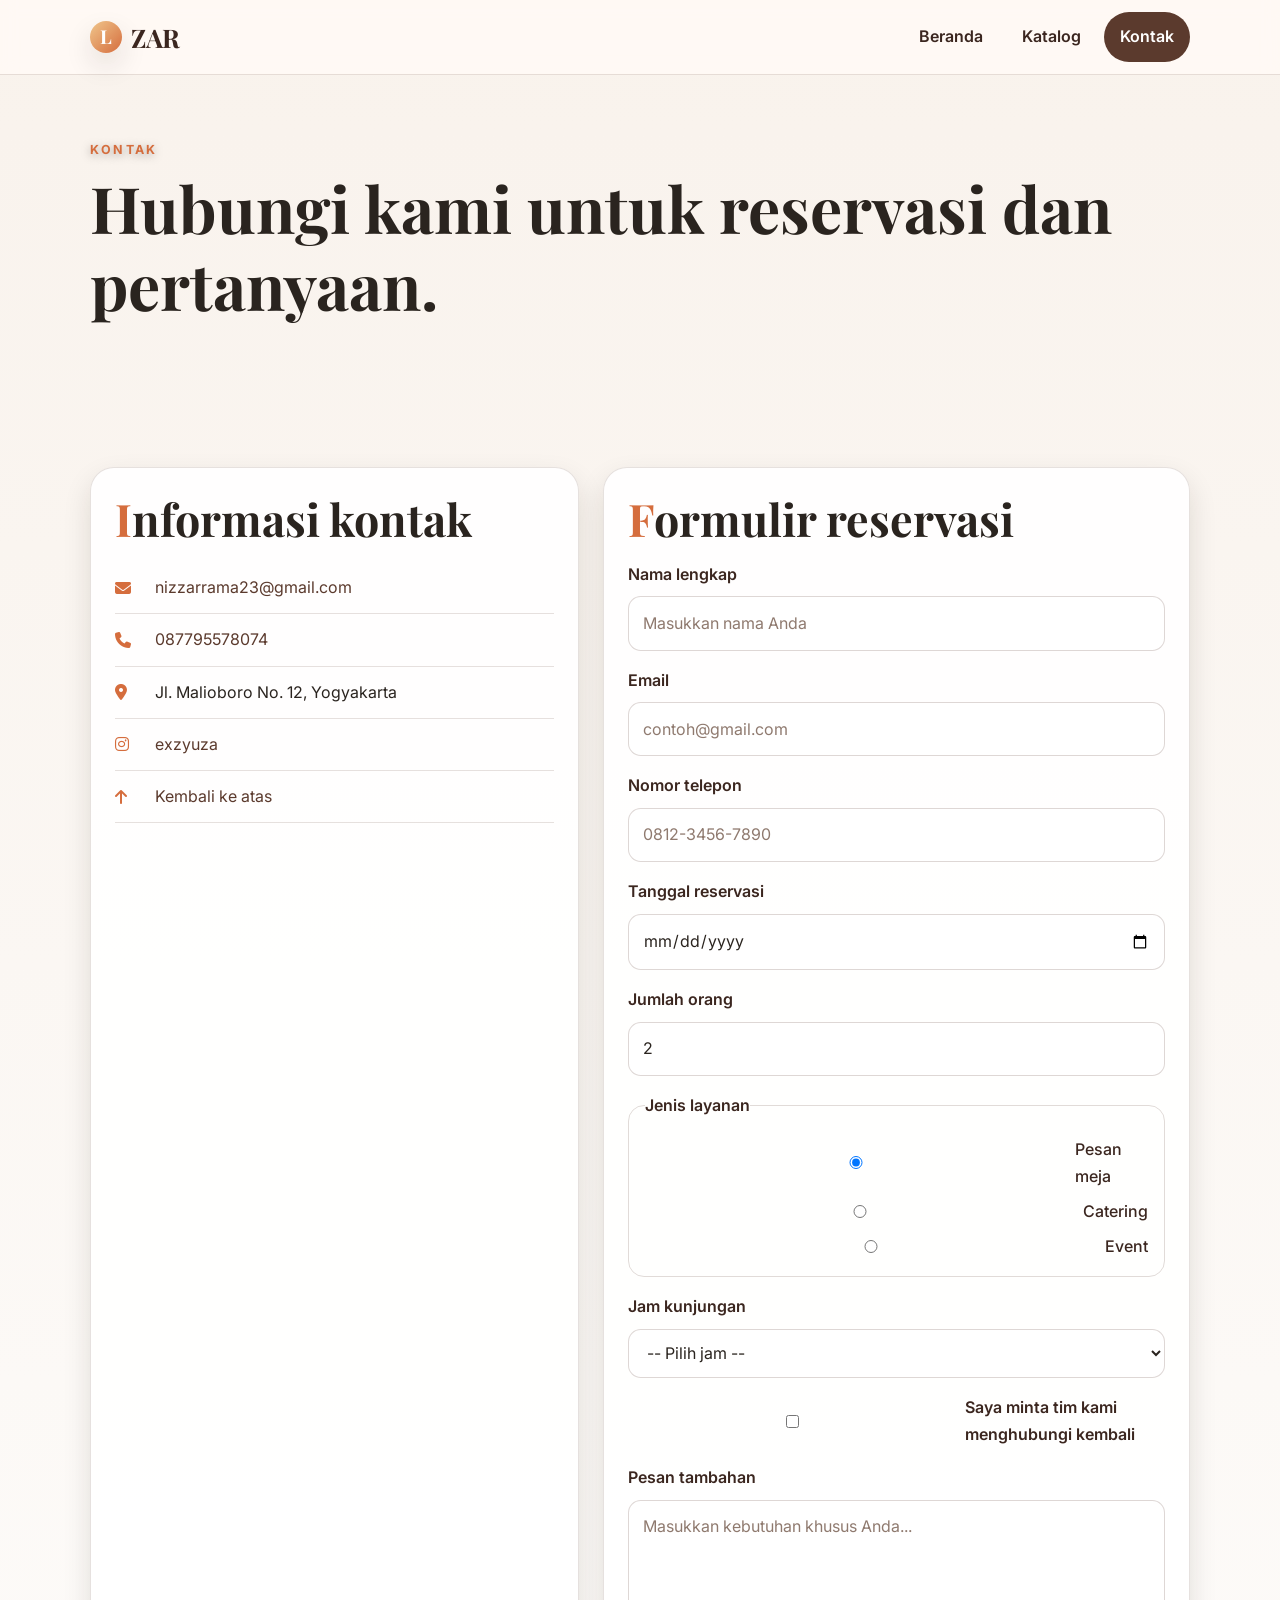
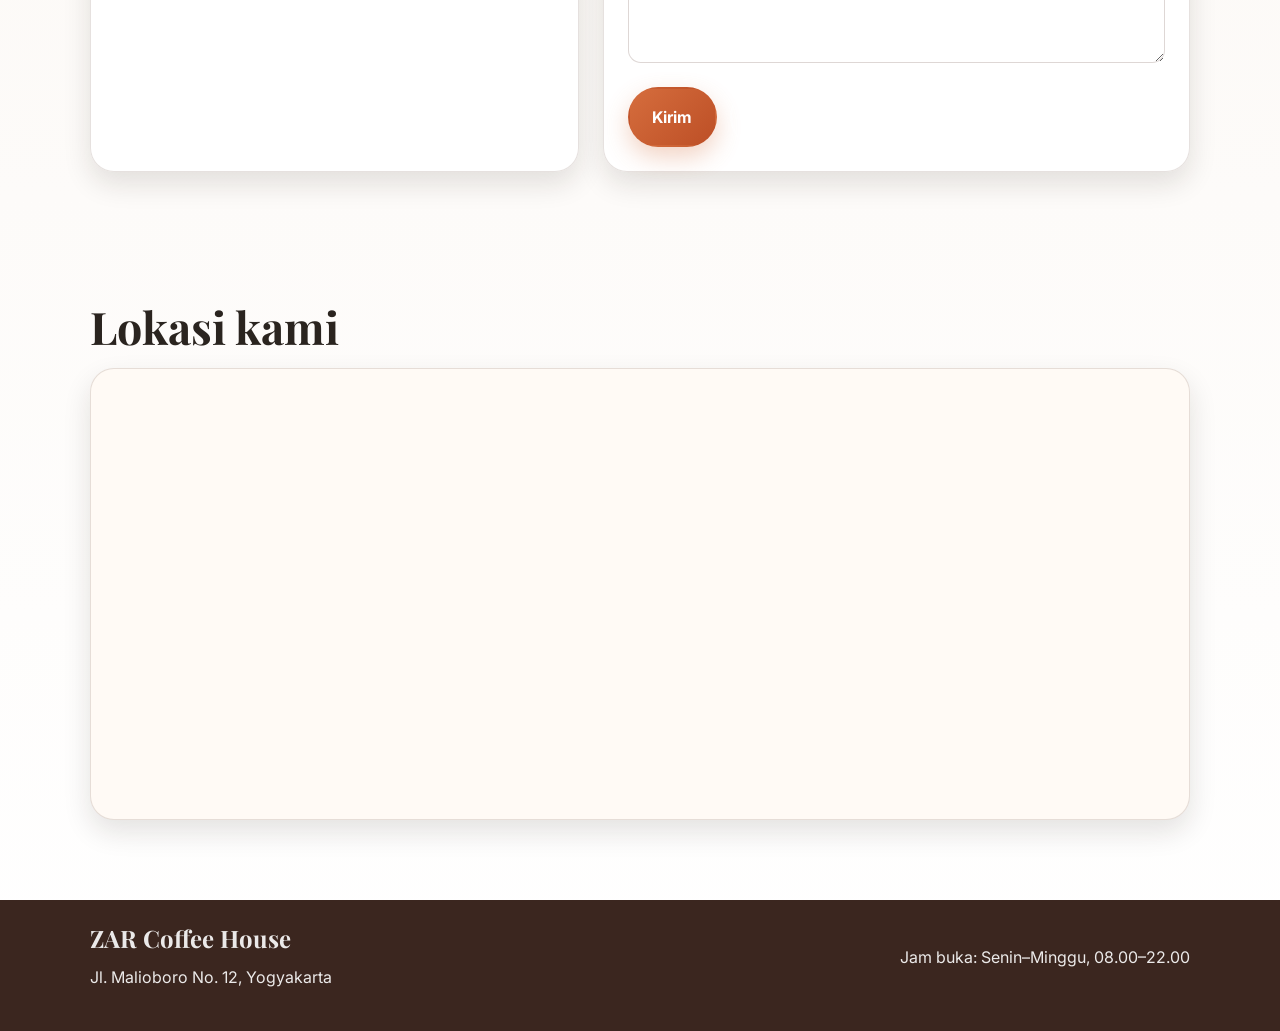
<file: kontak.html>
<!DOCTYPE html>
<html lang="id">
  <head>
    <meta charset="UTF-8" />
    <title>Kontak | ZAR Coffee House</title>
    <meta
      name="description"
      content="Kontak Luma Coffee House melalui email, telepon, media sosial, dan formulir reservasi yang mudah diisi."
    />
    <meta name="viewport" content="width=device-width, initial-scale=1.0" />
    <link rel="icon" type="image/svg+xml" href="favicon.svg" />
    <link rel="preconnect" href="https://fonts.googleapis.com" />
    <link rel="preconnect" href="https://fonts.gstatic.com" crossorigin />
    <link
      href="https://fonts.googleapis.com/css2?family=Playfair+Display:wght@600;700;800&family=Inter:wght@400;500;600;700&display=swap"
      rel="stylesheet"
    />
    <link
      rel="stylesheet"
      href="https://cdnjs.cloudflare.com/ajax/libs/font-awesome/6.5.2/css/all.min.css"
      crossorigin="anonymous"
      referrerpolicy="no-referrer"
    />
    <link rel="stylesheet" href="bulan1.css" />
  </head>
  <body id="top">
    <header class="site-header">
      <div class="container nav-wrap">
        <a class="brand" href="index.html" aria-label="Beranda Luma Coffee House">
          <span class="brand-mark">L</span>
          ZAR
        </a>
        <nav class="main-nav" aria-label="Navigasi utama">
          <ul>
            <li><a href="index.html">Beranda</a></li>
            <li><a href="katalog.html">Katalog</a></li>
            <li><a href="kontak.html" class="active">Kontak</a></li>
          </ul>
        </nav>
      </div>
    </header>

    <main>
      <section class="contact-hero section-wrap">
        <div class="container">
          <p class="eyebrow eyebrow-dark">Kontak</p>
          <h1>Hubungi kami untuk reservasi dan pertanyaan.</h1>
        </div>
      </section>

      <section class="contact-grid container section-wrap">
        <article class="contact-info">
          <h2>Informasi kontak</h2>
          <ul class="contact-list">
            <li><i class="fa-solid fa-envelope"></i><a href="mailto:hello@luma.cafe">nizzarrama23@gmail.com</a></li>
            <li><i class="fa-solid fa-phone"></i><a href="tel:+62274567890">087795578074</a></li>
            <li><i class="fa-solid fa-location-dot"></i>Jl. Malioboro No. 12, Yogyakarta</li>
            <li><i class="fa-brands fa-instagram"></i><a href="https://www.instagram.com/exzyuza?stkn=ZHN1ajJqN3N0MnJq&utm_source=qr" target="_blank" rel="noopener">exzyuza</a></li>
            <li><i class="fa-solid fa-arrow-up"></i><a href="#top">Kembali ke atas</a></li>
          </ul>
        </article>

        <section class="contact-form-wrap" aria-labelledby="form-title">
          <h2 id="form-title">Formulir reservasi</h2>
          <form action="#" method="post" class="contact-form">
            <div class="form-row">
              <label for="nama">Nama lengkap</label>
              <input type="text" id="nama" name="nama" placeholder="Masukkan nama Anda" required />
            </div>

            <div class="form-row">
              <label for="email">Email</label>
              <input type="email" id="email" name="email" placeholder="contoh@gmail.com" required />
            </div>

            <div class="form-row">
              <label for="telpon">Nomor telepon</label>
              <input type="tel" id="telpon" name="telpon" placeholder="0812-3456-7890" required />
            </div>

            <div class="form-row">
              <label for="tanggal">Tanggal reservasi</label>
              <input type="date" id="tanggal" name="tanggal" required />
            </div>

            <div class="form-row">
              <label for="orang">Jumlah orang</label>
              <input type="number" id="orang" name="orang" min="1" max="20" value="2" required />
            </div>

            <fieldset>
              <legend>Jenis layanan</legend>
              <label><input type="radio" name="layanan" value="pesan meja" checked /> Pesan meja</label>
              <label><input type="radio" name="layanan" value="catering" /> Catering</label>
              <label><input type="radio" name="layanan" value="event" /> Event</label>
            </fieldset>

            <div class="form-row">
              <label for="jam">Jam kunjungan</label>
              <select id="jam" name="jam">
                <option value="">-- Pilih jam --</option>
                <option value="08.00">08.00</option>
                <option value="10.00">10.00</option>
                <option value="13.00">13.00</option>
                <option value="18.00">18.00</option>
              </select>
            </div>

            <div class="form-row checkbox-group">
              <label><input type="checkbox" name="atur" value="minta reservasi" /> Saya minta tim kami menghubungi kembali</label>
            </div>

            <div class="form-row">
              <label for="pesan">Pesan tambahan</label>
              <textarea id="pesan" name="pesan" rows="5" placeholder="Masukkan kebutuhan khusus Anda..."></textarea>
            </div>

            <div class="button-row">
              <button type="submit" class="btn btn-primary">Kirim</button>
              <button type="reset" class="btn btn-secondary">Reset</button>
            </div>
          </form>
        </section>
      </section>

      <section class="map-section container section-wrap" aria-labelledby="map-title">
        <h2 id="map-title">Lokasi kami</h2>
        <div class="map-wrapper">
          <iframe src="https://www.google.com/maps/embed?pb=!1m18!1m12!1m3!1d3952.941617349246!2d110.36309013881976!3d-7.79600637740988!2m3!1f0!2f0!3f0!3m2!1i1024!2i768!4f13.1!3m3!1m2!1s0x2e7a582602ffdb87%3A0x7fc262740c035333!2sJl.%20Malioboro%20No.12%2C%20Sosromenduran%2C%20Gedong%20Tengen%2C%20Kota%20Yogyakarta%2C%20Daerah%20Istimewa%20Yogyakarta%2010110%2C%20Indonesia!5e0!3m2!1sen!2sus!4v1790737557997!5m2!1sen!2sus" width="600" height="450" style="border:0;" allowfullscreen="" loading="lazy" referrerpolicy="strict-origin-when-cross-origin"></iframe>
        </div>
      </section>
    </main>

    <footer class="site-footer">
      <div class="container footer-wrap">
        <div>
          <h3>ZAR Coffee House</h3>
          <p>Jl. Malioboro No. 12, Yogyakarta</p>
        </div>
        <div>
          <p>Jam buka: Senin–Minggu, 08.00–22.00</p>
        </div>
      </div>
    </footer>
  </body>
</html>
</file>
<file: bulan1.css>
/* ===== Reset & Variabel ===== */
* {
  box-sizing: border-box;
  margin: 0;
  padding: 0;
}

:root {
  --bg: #f8f1ea;
  --bg-soft: #fffaf5;
  --primary: #5b3a2d;
  --primary-dark: #3b261f;
  --accent: #d56d3d;
  --secondary: #f0c68c;
  --text: #2a241f;
  --muted: #6b5a50;
  --card: rgba(255, 255, 255, 0.9);
  --shadow: 0 12px 28px rgba(35, 21, 15, 0.12);
  --line: rgba(91, 58, 45, 0.15);
  --white: #ffffff;
}

html {
  scroll-behavior: smooth;
}

body {
  font-family: "Inter", "Segoe UI", sans-serif;
  background: linear-gradient(180deg, rgba(248, 241, 234, 0.9), rgba(255, 255, 255, 1));
  color: var(--text);
  line-height: 1.7;
  text-rendering: optimizeLegibility;
}

img,
iframe,
video,
audio {
  display: block;
  max-width: 100%;
}

a {
  color: var(--primary);
  text-decoration: none;
  transition: all 0.3s ease;
}

a:hover,
a:focus {
  color: var(--accent);
}

button,
input,
textarea,
select {
  font: inherit;
}

p {
  margin-bottom: 1rem;
}

::selection {
  background: rgba(213, 109, 61, 0.18);
}

::placeholder {
  color: #8f7a6f;
}

.container {
  width: min(1100px, 92%);
  margin: 0 auto;
}

.section-wrap {
  padding: 4rem 0;
}

.eyebrow {
  font-size: 0.78rem;
  letter-spacing: 0.18em;
  text-transform: uppercase;
  font-weight: 700;
  color: var(--secondary);
  margin-bottom: 0.6rem;
}

.eyebrow-dark {
  color: var(--accent);
}

.section-heading {
  margin-bottom: 2rem;
}

h1,
h2,
h3,
.brand {
  font-family: "Playfair Display", Georgia, serif;
  line-height: 1.2;
}

h1 {
  font-size: clamp(2.2rem, 5vw, 4rem);
  margin-bottom: 1rem;
}

h2 {
  font-size: clamp(1.8rem, 3.5vw, 2.8rem);
  margin-bottom: 0.9rem;
}

h3 {
  font-size: 1.5rem;
  margin-bottom: 0.7rem;
}

/* ===== Header ===== */
.site-header {
  position: sticky;
  top: 0;
  z-index: 40;
  background: rgba(255, 250, 245, 0.9);
  border-bottom: 1px solid var(--line);
  backdrop-filter: blur(8px);
}

.nav-wrap {
  display: flex;
  align-items: center;
  justify-content: space-between;
  gap: 1rem;
  min-height: 74px;
}

.brand {
  display: inline-flex;
  align-items: center;
  gap: 0.55rem;
  font-size: 1.6rem;
  font-weight: 700;
  color: var(--primary-dark);
}

.brand-mark {
  display: inline-flex;
  align-items: center;
  justify-content: center;
  width: 2rem;
  height: 2rem;
  border-radius: 50%;
  background: linear-gradient(135deg, var(--secondary), var(--accent));
  color: var(--white);
  font-size: 1.2rem;
  font-weight: 700;
  box-shadow: var(--shadow);
}

.main-nav ul {
  display: flex;
  flex-wrap: wrap;
  align-items: center;
  gap: 0.45rem;
  list-style: none;
}

.main-nav a {
  display: inline-block;
  padding: 0.7rem 1rem;
  border-radius: 999px;
  font-weight: 600;
  color: var(--primary-dark);
}

.main-nav a.active,
.main-nav a:hover,
.main-nav a:focus {
  background: var(--primary);
  color: var(--white);
}

/* ===== Hero ===== */
.hero {
  position: relative;
  min-height: 72vh;
  display: flex;
  align-items: center;
  background-image: linear-gradient(135deg, rgba(31, 23, 18, 0.7), rgba(91, 58, 45, 0.42)),
    url("https://images.unsplash.com/photo-1504753793650-d4a2b783c15e?auto=format&fit=crop&w=1400&q=80");
  background-size: cover;
  background-position: center;
  background-repeat: no-repeat;
}

.hero-overlay {
  position: absolute;
  inset: 0;
  background: linear-gradient(180deg, rgba(25, 17, 14, 0.12), rgba(25, 17, 14, 0.35));
}

.hero-content {
  position: relative;
  z-index: 1;
  width: min(640px, 92%);
  margin-left: 0;
  color: var(--white);
  padding: 3rem 0;
}

.hero-content h1 {
  text-shadow: 0 3px 18px rgba(0, 0, 0, 0.45);
}

.hero-content p {
  max-width: 38rem;
  color: rgba(255, 255, 255, 0.94);
  font-size: 1.04rem;
}

.eyebrow,
.hero-content .eyebrow {
  text-shadow: 0 2px 10px rgba(0, 0, 0, 0.35);
}

.cta-group {
  display: flex;
  flex-wrap: wrap;
  gap: 1rem;
  margin-top: 1.5rem;
}

.btn {
  display: inline-flex;
  align-items: center;
  justify-content: center;
  min-height: 48px;
  padding: 0.9rem 1.4rem;
  border: 2px solid transparent;
  border-radius: 999px;
  font-weight: 700;
  transition: transform 0.3s ease, box-shadow 0.3s ease;
}

.btn:hover,
.btn:focus,
.btn:active {
  transform: translateY(-2px);
}

.btn-primary {
  background: linear-gradient(135deg, var(--accent), #bd4f26);
  color: var(--white);
  box-shadow: 0 10px 24px rgba(213, 109, 61, 0.3);
}

.btn-secondary {
  background: rgba(255, 255, 255, 0.08);
  border-color: rgba(255, 255, 255, 0.42);
  color: var(--white);
}

/* ===== About ===== */
.about-copy {
  max-width: 820px;
}

.about-copy strong {
  color: var(--primary);
}

.about-copy em {
  color: var(--accent);
}

.about-copy mark {
  background: rgba(240, 198, 140, 0.5);
  padding: 0.1rem 0.35rem;
}

.about-copy hr {
  border: 0;
  border-top: 1px solid var(--line);
  margin: 1.5rem 0;
}

/* ===== Feature cards ===== */
.card-grid {
  display: flex;
  flex-wrap: wrap;
  gap: 1.5rem;
}

.feature-card {
  position: relative;
  flex: 1 1 250px;
  min-height: 240px;
  padding: 1.8rem 1.4rem 1.3rem;
  background: var(--card);
  border: 1px solid var(--line);
  border-radius: 1.6rem;
  box-shadow: var(--shadow);
  transition: transform 0.3s ease, box-shadow 0.3s ease;
}

.feature-card:hover {
  transform: translateY(-6px);
  box-shadow: 0 18px 35px rgba(35, 21, 15, 0.15);
}

.feature-card i {
  display: inline-flex;
  justify-content: center;
  align-items: center;
  width: 3.3rem;
  height: 3.3rem;
  border-radius: 50%;
  margin-bottom: 1rem;
  background: rgba(213, 109, 61, 0.12);
  color: var(--accent);
  font-size: 1.4rem;
}

.badge {
  position: absolute;
  top: 1rem;
  right: 1rem;
  padding: 0.38rem 0.7rem;
  border-radius: 999px;
  background: var(--accent);
  color: var(--white);
  font-size: 0.7rem;
  font-weight: 700;
}

.badge-alt {
  background: #7a9d5a;
}

/* ===== Gallery ===== */
.gallery-grid {
  display: grid;
  grid-template-columns: 1fr;
  gap: 1rem;
}

.gallery-item {
  overflow: hidden;
  border-radius: 1.25rem;
  box-shadow: var(--shadow);
}

.gallery-item img {
  width: 100%;
  height: 100%;
  object-fit: cover;
  transition: transform 0.5s ease;
}

.gallery-item:hover img {
  transform: scale(1.05);
}

.gallery-item.large {
  grid-column: span 1;
}

.gallery-item.wide {
  grid-column: span 1;
}

/* ===== Video ===== */
.video-wrapper,
.map-wrapper {
  position: relative;
  overflow: hidden;
  border-radius: 1.5rem;
  box-shadow: var(--shadow);
  border: 1px solid var(--line);
  background: var(--bg-soft);
}

.video-wrapper iframe,
.map-wrapper iframe {
  width: 100%;
  min-height: 280px;
  border: 0;
}

/* ===== Katalog ===== */
.catalog-intro {
  padding-bottom: 0.8rem;
}

.catalog-page {
  display: grid;
  grid-template-areas:
    "intro"
    "konten"
    "sidebar";
}

.catalog-intro {
  grid-area: intro;
}

.catalog-grid {
  display: grid;
  grid-template-areas:
    "konten"
    "sidebar";
  gap: 1.5rem;
}

.catalog-content,
.catalog-sidebar {
  background: var(--card);
  border: 1px solid var(--line);
  border-radius: 1.5rem;
  padding: 1.5rem;
  box-shadow: var(--shadow);
}

.catalog-content {
  grid-area: konten;
}

.catalog-sidebar {
  grid-area: sidebar;
}

.table-wrapper {
  overflow-x: auto;
  margin-top: 1rem;
}

table {
  width: 100%;
  min-width: 620px;
  border-collapse: collapse;
  background: var(--white);
  border-radius: 1rem;
  overflow: hidden;
}

thead th {
  background: var(--primary);
  color: var(--white);
  padding: 0.9rem 0.7rem;
  text-align: left;
}

tbody td {
  padding: 0.8rem 0.7rem;
  border-bottom: 1px solid var(--line);
}

tbody tr:nth-child(even) {
  background: rgba(240, 198, 140, 0.12);
}

.catalog-sidebar ul,
.catalog-sidebar ol {
  margin-left: 1.2rem;
  padding-top: 0.5rem;
}

.catalog-sidebar section + section {
  margin-top: 1.75rem;
}

.product-grid {
  display: grid;
  grid-template-columns: 1fr;
  gap: 1.25rem;
}

.product-card {
  background: var(--card);
  border: 1px solid var(--line);
  border-radius: 1.3rem;
  overflow: hidden;
  box-shadow: var(--shadow);
}

.product-card img {
  width: 100%;
  height: 260px;
  object-fit: cover;
}

.product-card figcaption {
  padding: 1rem 1.1rem;
  font-weight: 700;
  color: var(--primary-dark);
}

.media-grid {
  display: grid;
  gap: 1.5rem;
}

audio,
video {
  width: 100%;
  border-radius: 1rem;
  background: var(--primary-dark);
}

/* ===== Kontak ===== */
.contact-grid {
  display: grid;
  gap: 1.5rem;
}

.contact-info,
.contact-form-wrap {
  background: var(--card);
  border: 1px solid var(--line);
  border-radius: 1.5rem;
  padding: 1.5rem;
  box-shadow: var(--shadow);
}

.contact-list {
  list-style: none;
  margin-top: 1rem;
}

.contact-list li {
  display: flex;
  align-items: center;
  gap: 0.7rem;
  padding: 0.75rem 0;
  border-bottom: 1px solid var(--line);
}

.contact-list i {
  width: 1.8rem;
  color: var(--accent);
}

.contact-form {
  display: grid;
  gap: 1rem;
}

.form-row,
fieldset {
  display: grid;
  gap: 0.5rem;
}

label,
legend {
  font-weight: 600;
  color: var(--primary-dark);
}

input,
textarea,
select {
  width: 100%;
  padding: 0.8rem 0.9rem;
  border: 1px solid rgba(91, 58, 45, 0.2);
  border-radius: 0.8rem;
  background: rgba(255, 255, 255, 0.75);
  color: var(--text);
}

input:focus,
textarea:focus,
select:focus {
  border-color: var(--accent);
  outline: 2px solid rgba(213, 109, 61, 0.18);
}

fieldset {
  border: 1px solid rgba(91, 58, 45, 0.18);
  border-radius: 1rem;
  padding: 1rem;
}

fieldset label {
  display: flex;
  align-items: center;
  gap: 0.5rem;
  font-weight: 500;
}

.checkbox-group {
  align-items: start;
}

.checkbox-group label {
  display: flex;
  align-items: center;
  gap: 0.5rem;
}

.button-row {
  display: flex;
  flex-wrap: wrap;
  gap: 0.8rem;
  margin-top: 0.5rem;
}

/* ===== Footer ===== */
.site-footer {
  background: var(--primary-dark);
  color: rgba(255, 255, 255, 0.9);
  padding: 1.5rem 0;
  margin-top: 1rem;
}

.footer-wrap {
  display: flex;
  flex-wrap: wrap;
  justify-content: space-between;
  gap: 1rem;
  align-items: center;
}

.site-footer a {
  color: var(--secondary);
}

/* ===== Pseudo elements ===== */
.catalog-sidebar section h3::before {
  content: "• ";
  color: var(--accent);
}

.contact-info h2::first-letter,
.catalog-content h2::first-letter,
.contact-form-wrap h2::first-letter {
  color: var(--accent);
}

/* ===== Responsive ===== */
@media (min-width: 768px) {
  .gallery-grid {
    grid-template-columns: repeat(2, minmax(0, 1fr));
  }

  .gallery-item.large {
    grid-column: span 2;
  }

  .gallery-item.wide {
    grid-column: span 2;
  }

  .catalog-page {
    grid-template-areas:
      "intro"
      "konten sidebar";
  }

  .catalog-grid {
    grid-template-areas:
      "konten sidebar";
    grid-template-columns: 2.2fr 1fr;
  }

  .product-grid {
    grid-template-columns: repeat(3, minmax(0, 1fr));
  }

  .media-grid,
  .contact-grid {
    grid-template-columns: 1fr 1.2fr;
  }
}

@media (min-width: 1024px) {
  .gallery-grid {
    grid-template-columns: repeat(3, minmax(0, 1fr));
  }

  .gallery-item.large {
    grid-column: span 2;
    grid-row: span 2;
  }

  .gallery-item.wide {
    grid-column: span 2;
  }

  .card-grid {
    justify-content: space-between;
  }

  .feature-card {
    flex: 0 1 31%;
  }
}

@media (max-width: 520px) {
  .nav-wrap {
    flex-direction: column;
    justify-content: center;
    padding: 0.85rem 0;
  }

  .main-nav ul {
    justify-content: center;
  }

  .cta-group {
    flex-direction: column;
    align-items: stretch;
  }

  .btn {
    width: 100%;
  }
}
</file>
